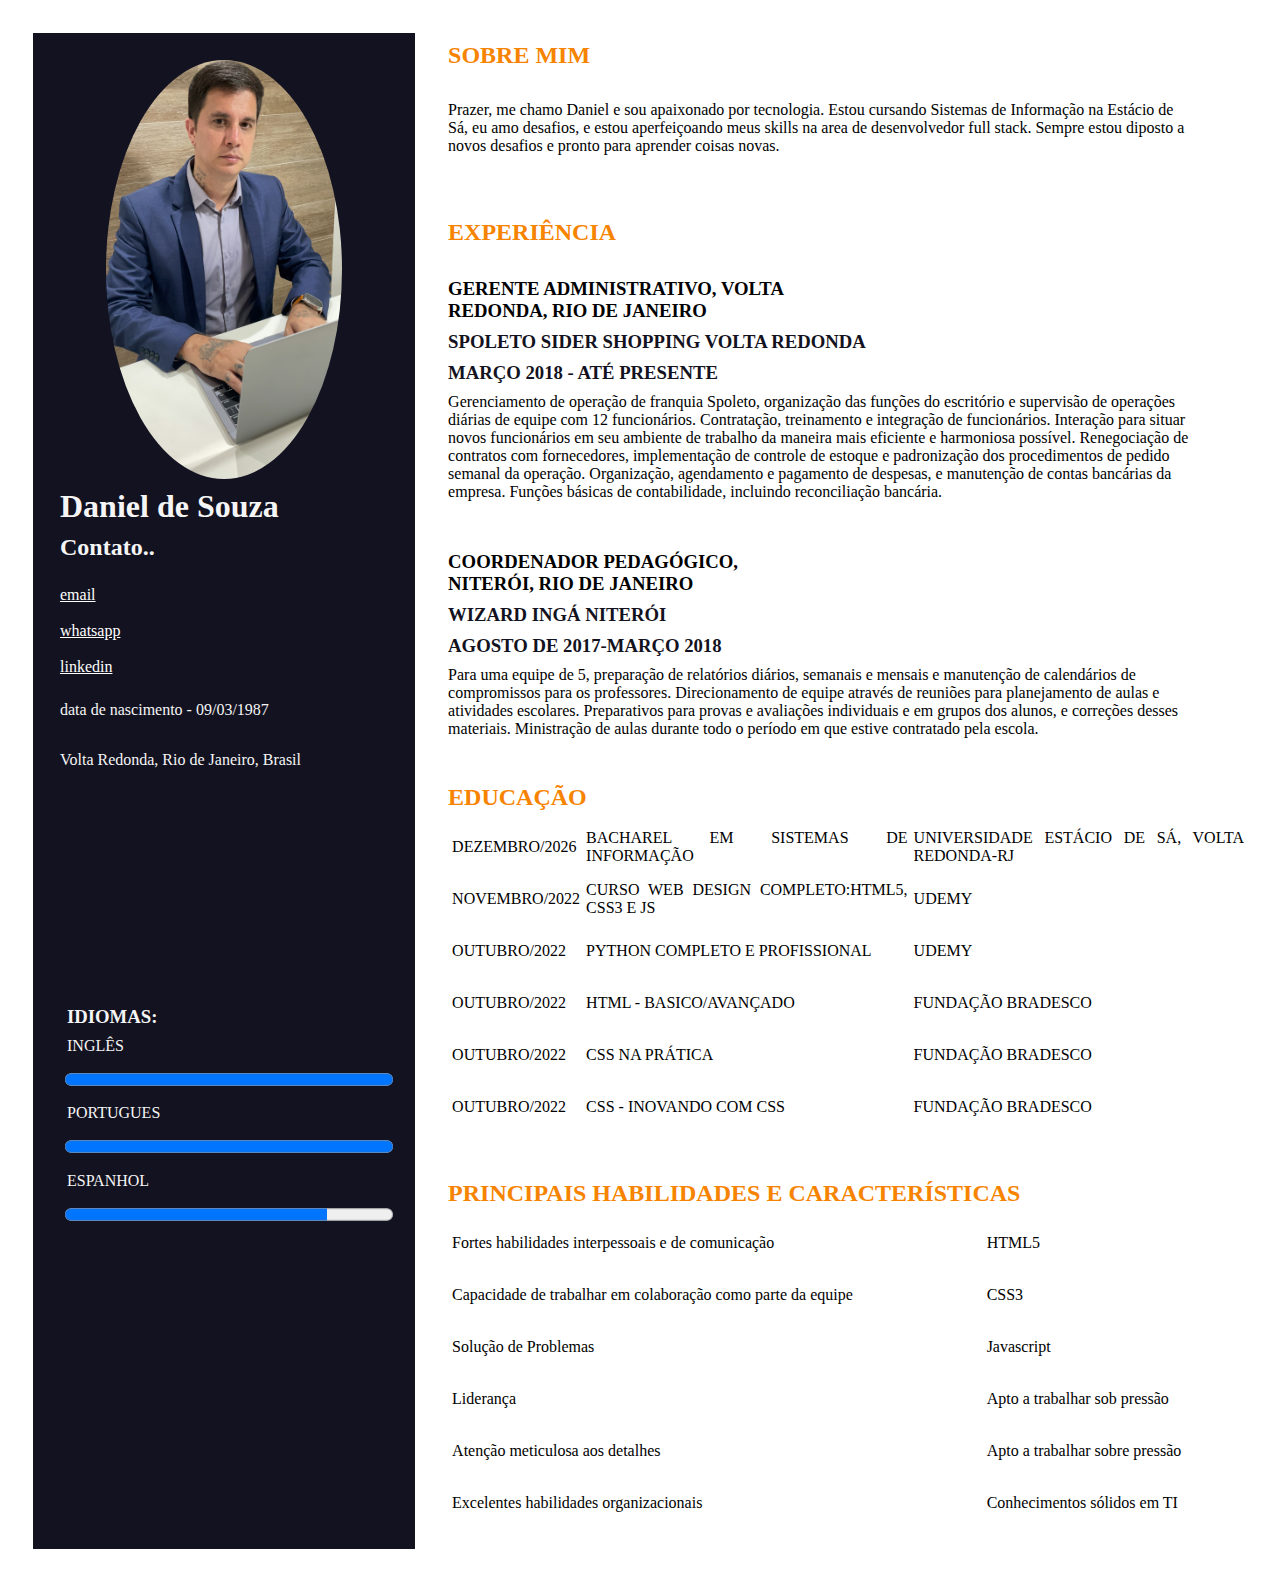
<file: Cv.html>
<!DOCTYPE html>
<html lang="en">
<head>
    <meta charset="UTF-8">
    <meta http-equiv="X-UA-Compatible" content="IE=edge">
    <meta name="viewport" content="width=device-width, initial-scale=1.0">
    <title>Daniel de Souza</title>
    <link rel="stylesheet" href="css/style2.css">
</head>

<body>

    <div id="container">
        <div id="left">
            <div    id="aboutMe">
                <img src="./assets/avatar-light.JPG" alt="">
                <h1>Daniel de Souza</h1>
                <h2 id="contato">Contato..</h2>
                <br>
                <a href="mailto:dandesouza87@gmail.com">email</a>
                <br>
                <br>
                <a href="https://api.whatsapp.com/send?phone=5524999585716" target="_blank">whatsapp</a>
                <br>
                <br>
                <a href="https://www.linkedin.com/in/daniel-ribeiro-de-souza-filho-718682241/" target="_blank">linkedin</a>
                <br>
                <br>
                <p>data de nascimento - 09/03/1987</p>
                <br>
                <p>Volta Redonda, Rio de Janeiro, Brasil</p>
                <br>
                <br>
                <br>
                <br>
                <br>
                <br>
                <br>
                <br>
                <br>
                <br>
                <br>
                <br>
                <div class="idiomas">
                    <h3>IDIOMAS:</h3>
                    <p>INGLÊS</p>
                    <progress id="ingles" value="100" max="100"></progress>
                    <p>PORTUGUES</p>
                    <progress id="portugues" value="100" max="100"></progress>
                    <p>ESPANHOL</p>
                    <progress id="espanhol" value="80" max="100"></progress>
                </div>
            </div>
        </div>
        <div id="right">
            <div id="sobreMim">
                <h2>SOBRE MIM</h2>
                <br>
                <p>Prazer, me chamo Daniel e sou apaixonado por tecnologia. Estou cursando Sistemas de Informação na Estácio de Sá, eu amo desafios, e estou aperfeiçoando meus skills na area de desenvolvedor full stack. Sempre estou diposto a novos desafios e pronto para aprender coisas novas.</p>
            </div>
            <br>
            <br>
            <div id="experiencia">
                <h2>EXPERIÊNCIA</h2>
                <br>
                <h3 id="cargo">GERENTE ADMINISTRATIVO, VOLTA REDONDA, RIO DE JANEIRO</h3>
                <h3 id="local">SPOLETO SIDER SHOPPING VOLTA REDONDA</h3>
                <h3 id="local">MARÇO 2018 - ATÉ PRESENTE </h3>
                <p id="p1">Gerenciamento de operação de franquia Spoleto, organização das funções do escritório e supervisão de operações diárias de equipe com 12 funcionários. Contratação, treinamento e integração de funcionários. Interação para situar novos funcionários em seu ambiente de trabalho da maneira mais eficiente e harmoniosa possível. Renegociação de contratos com fornecedores, implementação de controle de estoque e padronização dos procedimentos de pedido semanal da operação. Organização, agendamento e pagamento de despesas, e manutenção de contas bancárias da empresa. Funções básicas de contabilidade, incluindo reconciliação bancária.</p>
                <br>
                <br>
                <h3 id="cargo">COORDENADOR PEDAGÓGICO, NITERÓI, RIO DE JANEIRO</h3>
                <h3 id="local">WIZARD INGÁ NITERÓI</h3>
                <h3 id="local">AGOSTO DE 2017-MARÇO 2018</h3>
                <p id="p1">Para uma equipe de 5, preparação de relatórios diários, semanais e mensais e manutenção de calendários de compromissos para os professores. Direcionamento de equipe através de reuniões para planejamento de aulas e atividades escolares. Preparativos para provas e avaliações individuais e em grupos dos alunos, e correções desses materiais. Ministração de aulas durante todo o período em que estive contratado pela escola.</p>
            </div>
            <br>
            <div>
                <h2>EDUCAÇÃO</h2>
                <table>
                    <tr>
                        <td>DEZEMBRO/2026</td>
                        <td>BACHAREL EM SISTEMAS DE INFORMAÇÃO </td>
                        <td>UNIVERSIDADE ESTÁCIO DE SÁ, VOLTA REDONDA-RJ</td>
                    </tr>
                    <tr>
                        <td>NOVEMBRO/2022</td>
                        <td>CURSO WEB DESIGN COMPLETO:HTML5, CSS3 E JS</td>
                        <td>UDEMY</td>
                    </tr>
                    <tr>
                        <td>OUTUBRO/2022</td>
                        <td>PYTHON COMPLETO E PROFISSIONAL</td>
                        <td>UDEMY</td>
                    </tr>
                    <tr>
                        <td>OUTUBRO/2022</td>
                        <td>HTML - BASICO/AVANÇADO</td>
                        <td>FUNDAÇÃO BRADESCO</td>
                    </tr>
                    <tr>
                        <td>OUTUBRO/2022</td>
                        <td>CSS NA PRÁTICA</td>
                        <td>FUNDAÇÃO BRADESCO</td>
                    </tr>
                    <tr>
                        <td>OUTUBRO/2022</td>
                        <td>CSS - INOVANDO COM CSS</td>
                        <td>FUNDAÇÃO BRADESCO</td>
                    </tr>
                </table>
            </div>
            <br>

            <div id="habilidades">
                <h2>PRINCIPAIS HABILIDADES E CARACTERÍSTICAS</h2>
                <table>
                    <tr>
                        <td>Fortes habilidades interpessoais e de comunicação </td>
                        <td>HTML5</td>
                    </tr>
                    <tr>
                        <td>Capacidade de trabalhar em colaboração como parte da equipe </td>
                        <td>CSS3</td>
                    </tr>
                    <tr>
                        <td>Solução de Problemas </td>
                        <td>Javascript</td>
                    </tr>
                    <tr>
                        <td>Liderança</td>
                        <td>Apto a trabalhar sob pressão</td>
                    </tr>
                    <tr>
                        <td>Atenção meticulosa aos detalhes</td>
                        <td>Apto a trabalhar sobre pressão</td>
                    </tr>
                    <tr>
                        <td>Excelentes habilidades organizacionais</td>
                        <td>Conhecimentos sólidos em TI</td>
                    </tr>
                </table>
            </div>
        </div>
    </div>

</body>

</html>
</file>
<file: css/style2.css>
*,
*::after,
*::before {
    margin: 5px;
    padding: 2px;
    box-sizing: border-box;
}

html {
    font-size: 16px;
}

body{
    background-color: hsl(0, 0%, 100%);
    color: rgb(0, 0, 0);
}

a {
    color: rgb(255, 255, 255);
}

a:visited{
    color: rgb(255, 255, 255);
}

a:hover, a:active {
    color: #b4870b;
}

img{
    max-width: 70%;
    max-height:70%;
    border-radius: 50%;
    object-fit:scale-down;
    align-items: center;
    justify-content: center;
    display: block;
    margin-left: 15%;
}

#contato{
    color: whitesmoke;
}

h2{
    color:rgb(247, 132, 0);
}

h3{
    max-width: 350px;
}

#local{
    color: #131220;
    max-width: 750px;
}

p{
  overflow: hidden;
  text-overflow: ellipsis;
  max-width: 750px;
  
}
#curso{
    color:rgb(0, 0, 0);
}

#cv{
    display: grid;
}

#aboutMe{
    background-color: #131220;
    color: whitesmoke;
    box-sizing: border-box;
    padding: 20px;
    border: 2px;
    max-width: 450px;
    height: 100%;
}
#container{
    display: flex;
    flex-direction: row;
}

progress{
    width: 100%;
    height: 25px;
    color: aquamarine;
}

table{
    width: 100%;
}

tr{
    height: 50px;
    text-align: justify;
    padding: 10px;
    margin: 20px;
}
</file>
